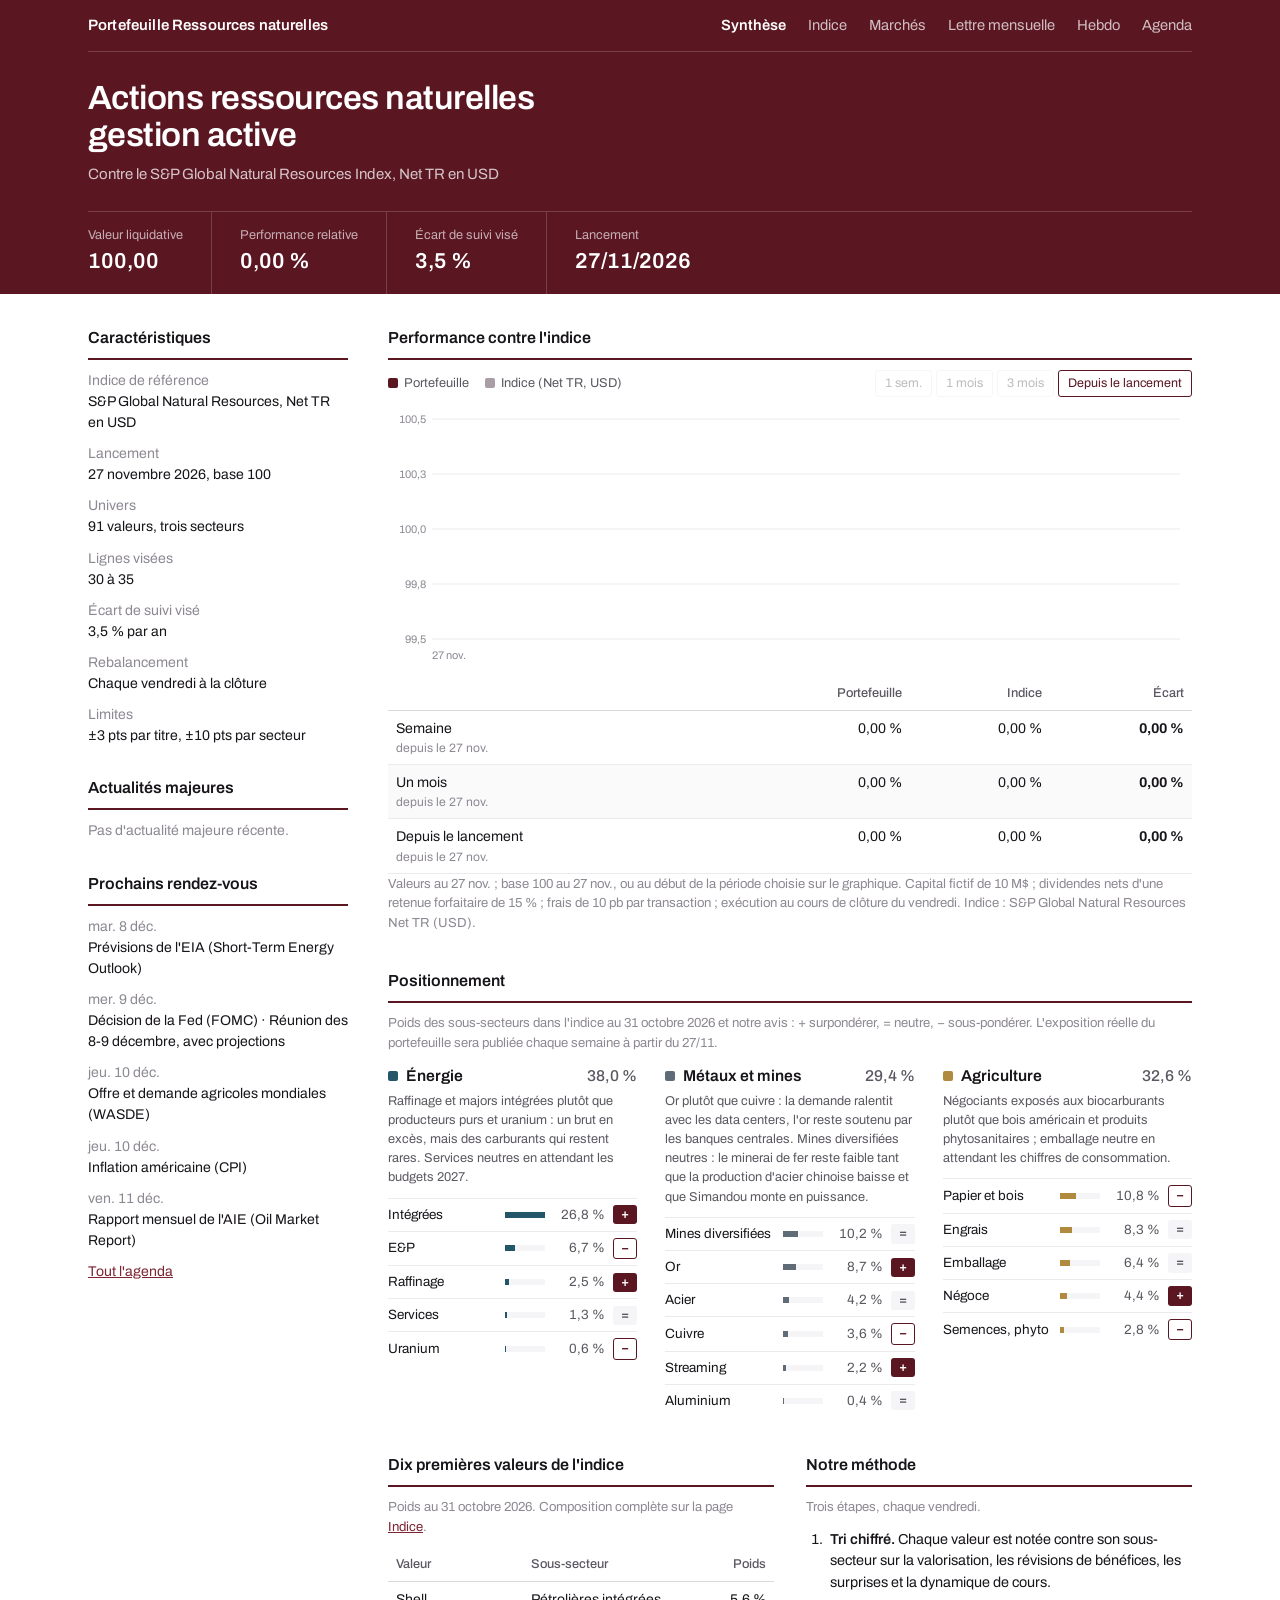
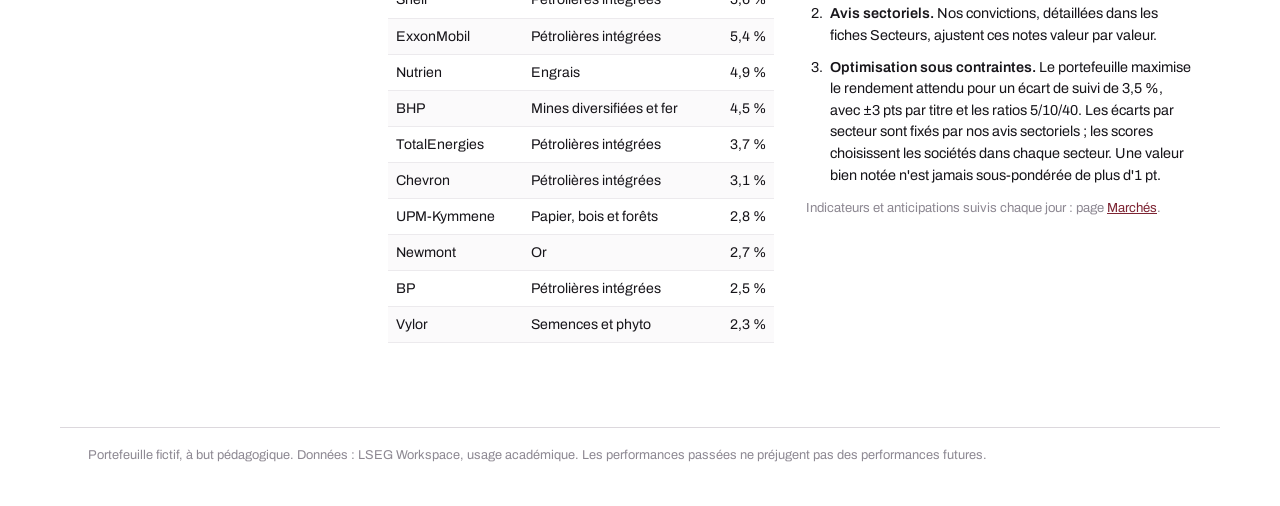
<file: docs/index.html>
<!DOCTYPE html>
<html lang="fr">
<head>
<meta charset="utf-8">
<meta name="viewport" content="width=device-width, initial-scale=1">
<title>Synthèse · Portefeuille Ressources naturelles</title>
<link rel="icon" href="data:,">
<link rel="stylesheet" href="assets/style.css">
</head>
<body>
<header class="bande"><div class="wrap">
<div class="haut"><a class="marque" href="index.html">Portefeuille Ressources naturelles</a><nav><a href="index.html" aria-current="page">Synthèse</a><a href="indice.html">Indice</a><a href="marches.html">Marchés</a><a href="lettres.html">Lettre mensuelle</a><a href="hebdo.html">Hebdo</a><a href="agenda.html">Agenda</a></nav></div>
<div class="titre"><h1>Actions ressources naturelles<br>gestion active</h1><p>Contre le S&amp;P Global Natural Resources Index, Net TR en USD</p></div>
<div class="chiffres">
 <div><small>Valeur liquidative</small><strong id="b-vl">100,00</strong></div>
 <div><small>Performance relative</small><strong id="b-rel">—</strong></div>
 <div><small>Écart de suivi visé</small><strong>3,5 %</strong></div>
 <div><small>Lancement</small><strong>27/11/2026</strong></div>
</div>
</div></header>

<main class="wrap corps">
<aside>
 <h2>Caractéristiques</h2>
 <dl>
  <dt>Indice de référence</dt><dd>S&amp;P Global Natural Resources, Net TR en USD</dd>
  <dt>Lancement</dt><dd>27 novembre 2026, base 100</dd>
  <dt>Univers</dt><dd><span id="nb">—</span> valeurs, trois secteurs</dd>
  <dt>Lignes visées</dt><dd>30 à 35</dd>
  <dt>Écart de suivi visé</dt><dd>3,5 % par an</dd>
  <dt>Rebalancement</dt><dd>Chaque vendredi à la clôture</dd>
  <dt>Limites</dt><dd>±3 pts par titre, ±10 pts par secteur</dd>
 </dl>
 <h2>Actualités majeures</h2>
 <dl id="actus-synthese"></dl>
 <h2>Prochains rendez-vous</h2>
 <dl id="rdv"></dl>
</aside>

<div>
 <section class="card">
  <h2>Performance contre l'indice</h2>
  <div id="performance"><div class="placeholder">Base 100 au 27/11/2026. La courbe apparaîtra après le premier rebalancement.</div></div>
 </section>

 <section class="card">
  <h2>Positionnement</h2>
  <p class="note">Poids des sous-secteurs dans l'indice au <span data-date></span> et notre avis : + surpondérer, = neutre, − sous-pondérer. L'exposition réelle du portefeuille sera publiée chaque semaine à partir du 27/11.</p>
  <div class="positionnement" id="positionnement"></div>
 </section>

 <div class="grid2">
  <section class="card">
   <h2>Dix premières valeurs de l'indice</h2>
   <p class="note">Poids au <span data-date></span>. Composition complète sur la page <a href="indice.html">Indice</a>.</p>
   <table><thead><tr><th>Valeur</th><th>Sous-secteur</th><th class="num">Poids</th></tr></thead><tbody id="t-top"></tbody></table>
  </section>
  <section class="card">
   <h2>Notre méthode</h2>
   <p class="note">Trois étapes, chaque vendredi.</p>
   <ol class="etapes">
    <li><b>Tri chiffré.</b> Chaque valeur est notée contre son sous-secteur sur la valorisation, les révisions de bénéfices, les surprises et la dynamique de cours.</li>
    <li><b>Avis sectoriels.</b> Nos convictions, détaillées dans les fiches Secteurs, ajustent ces notes valeur par valeur.</li>
    <li><b>Optimisation sous contraintes.</b> Le portefeuille maximise le rendement attendu pour un écart de suivi de 3,5 %, avec ±3 pts par titre et les ratios 5/10/40. Les écarts par secteur sont fixés par nos avis sectoriels ; les scores choisissent les sociétés dans chaque secteur. Une valeur bien notée n'est jamais sous-pondérée de plus d'1 pt.</li>
   </ol>
   <p class="note">Indicateurs et anticipations suivis chaque jour : page <a href="marches.html">Marchés</a>.</p>
  </section>
 </div>
</div>
</main>
<footer>Portefeuille fictif, à but pédagogique. Données : LSEG Workspace, usage académique. Les performances passées ne préjugent pas des performances futures.</footer>
<script src="assets/agenda-donnees.js"></script>
<script src="assets/positionnement.js"></script>
<script src="assets/performance.js"></script>
<script src="assets/actualites.js"></script>
</body>
</html>
</file>
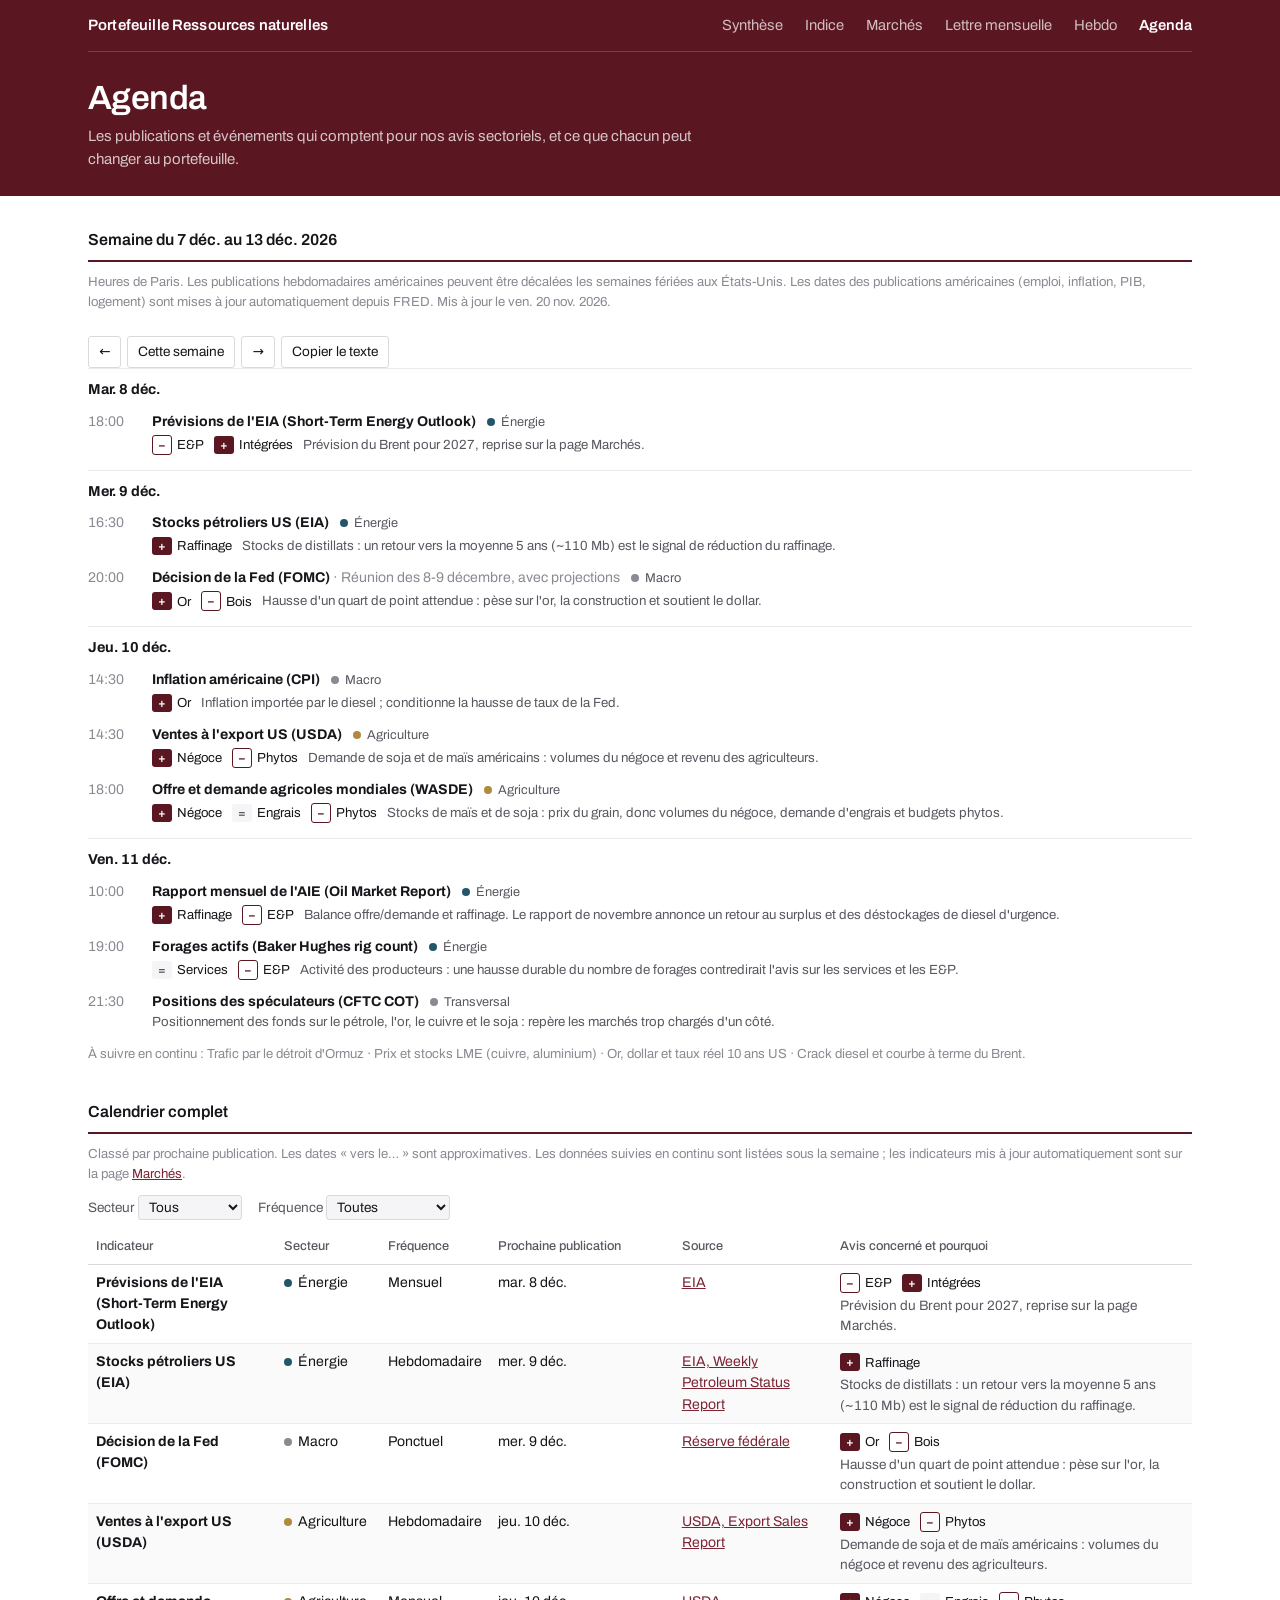
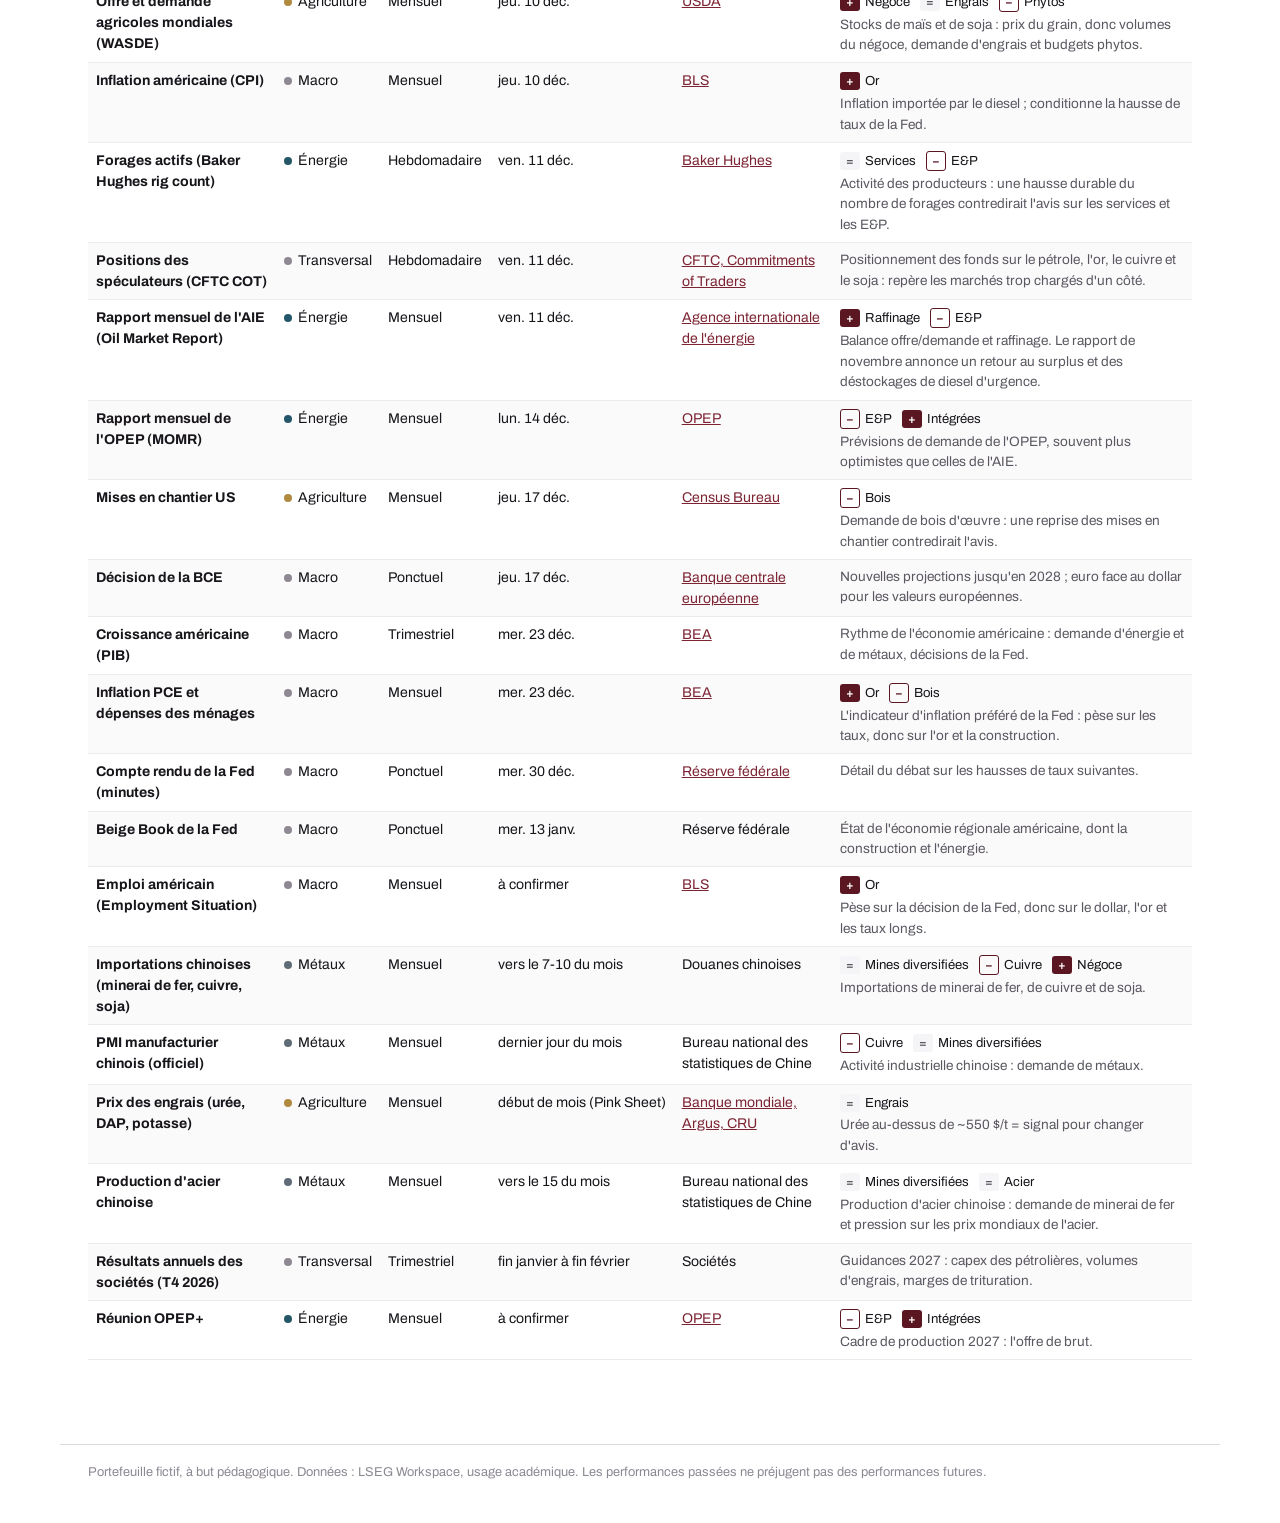
<file: docs/agenda.html>
<!DOCTYPE html>
<html lang="fr">
<head>
<meta charset="utf-8">
<meta name="viewport" content="width=device-width, initial-scale=1">
<title>Agenda · Portefeuille Ressources naturelles</title>
<link rel="icon" href="data:,">
<link rel="stylesheet" href="assets/style.css">
</head>
<body>
<header class="bande"><div class="wrap">
<div class="haut"><a class="marque" href="index.html">Portefeuille Ressources naturelles</a><nav><a href="index.html">Synthèse</a><a href="indice.html">Indice</a><a href="marches.html">Marchés</a><a href="lettres.html">Lettre mensuelle</a><a href="hebdo.html">Hebdo</a><a href="agenda.html" aria-current="page">Agenda</a></nav></div>
<div class="titre"><h1>Agenda</h1><p>Les publications et événements qui comptent pour nos avis sectoriels, et ce que chacun peut changer au portefeuille.</p></div>
</div></header>
<main class="wrap">

<section class="card">
  <div class="semaine-tete">
    <div>
      <h2 id="titre-semaine">La semaine</h2>
      <p class="note" id="note-agenda"></p>
    </div>
    <div class="semaine-boutons">
      <button type="button" id="prec" aria-label="Semaine précédente">←</button>
      <button type="button" id="auj">Cette semaine</button>
      <button type="button" id="suiv" aria-label="Semaine suivante">→</button>
      <button type="button" id="copier">Copier le texte</button>
    </div>
  </div>
  <div id="semaine"></div>
  <p class="note" id="quotidien"></p>
</section>

<section class="card">
  <h2>Calendrier complet</h2>
  <p class="note">Classé par prochaine publication. Les dates « vers le… » sont approximatives. Les données suivies en continu sont listées sous la semaine ; les indicateurs mis à jour automatiquement sont sur la page <a href="marches.html">Marchés</a>.</p>
  <div class="filtres">
    <label>Secteur <select id="f-secteur"><option value="">Tous</option></select></label>
    <label>Fréquence <select id="f-freq"><option value="">Toutes</option></select></label>
  </div>
  <div class="table-defile">
    <table>
      <thead><tr><th>Indicateur</th><th>Secteur</th><th>Fréquence</th><th>Prochaine publication</th><th>Source</th><th>Avis concerné et pourquoi</th></tr></thead>
      <tbody id="table-agenda"></tbody>
    </table>
  </div>
</section>
</main>
<footer>Portefeuille fictif, à but pédagogique. Données : LSEG Workspace, usage académique. Les performances passées ne préjugent pas des performances futures.</footer>
<script src="assets/agenda-donnees.js"></script>
<script src="assets/agenda.js"></script>
</body>
</html>
</file>
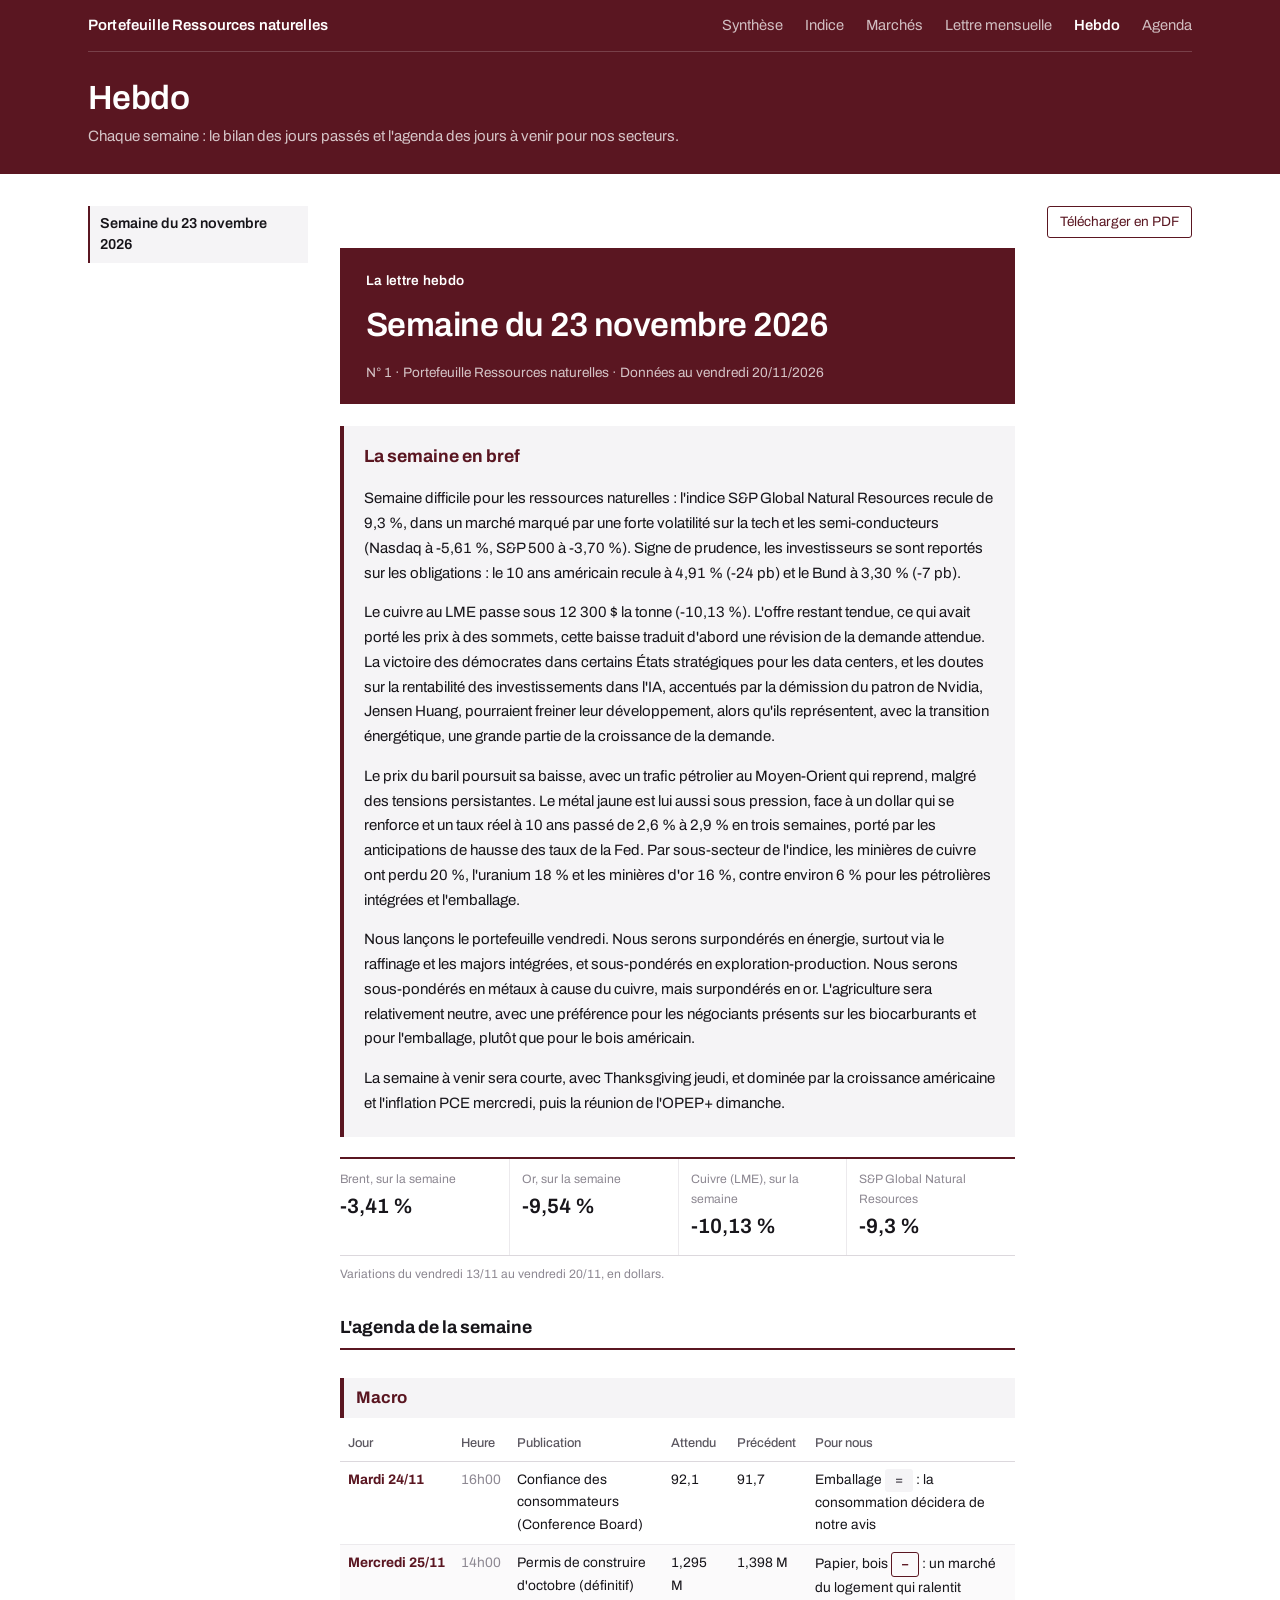
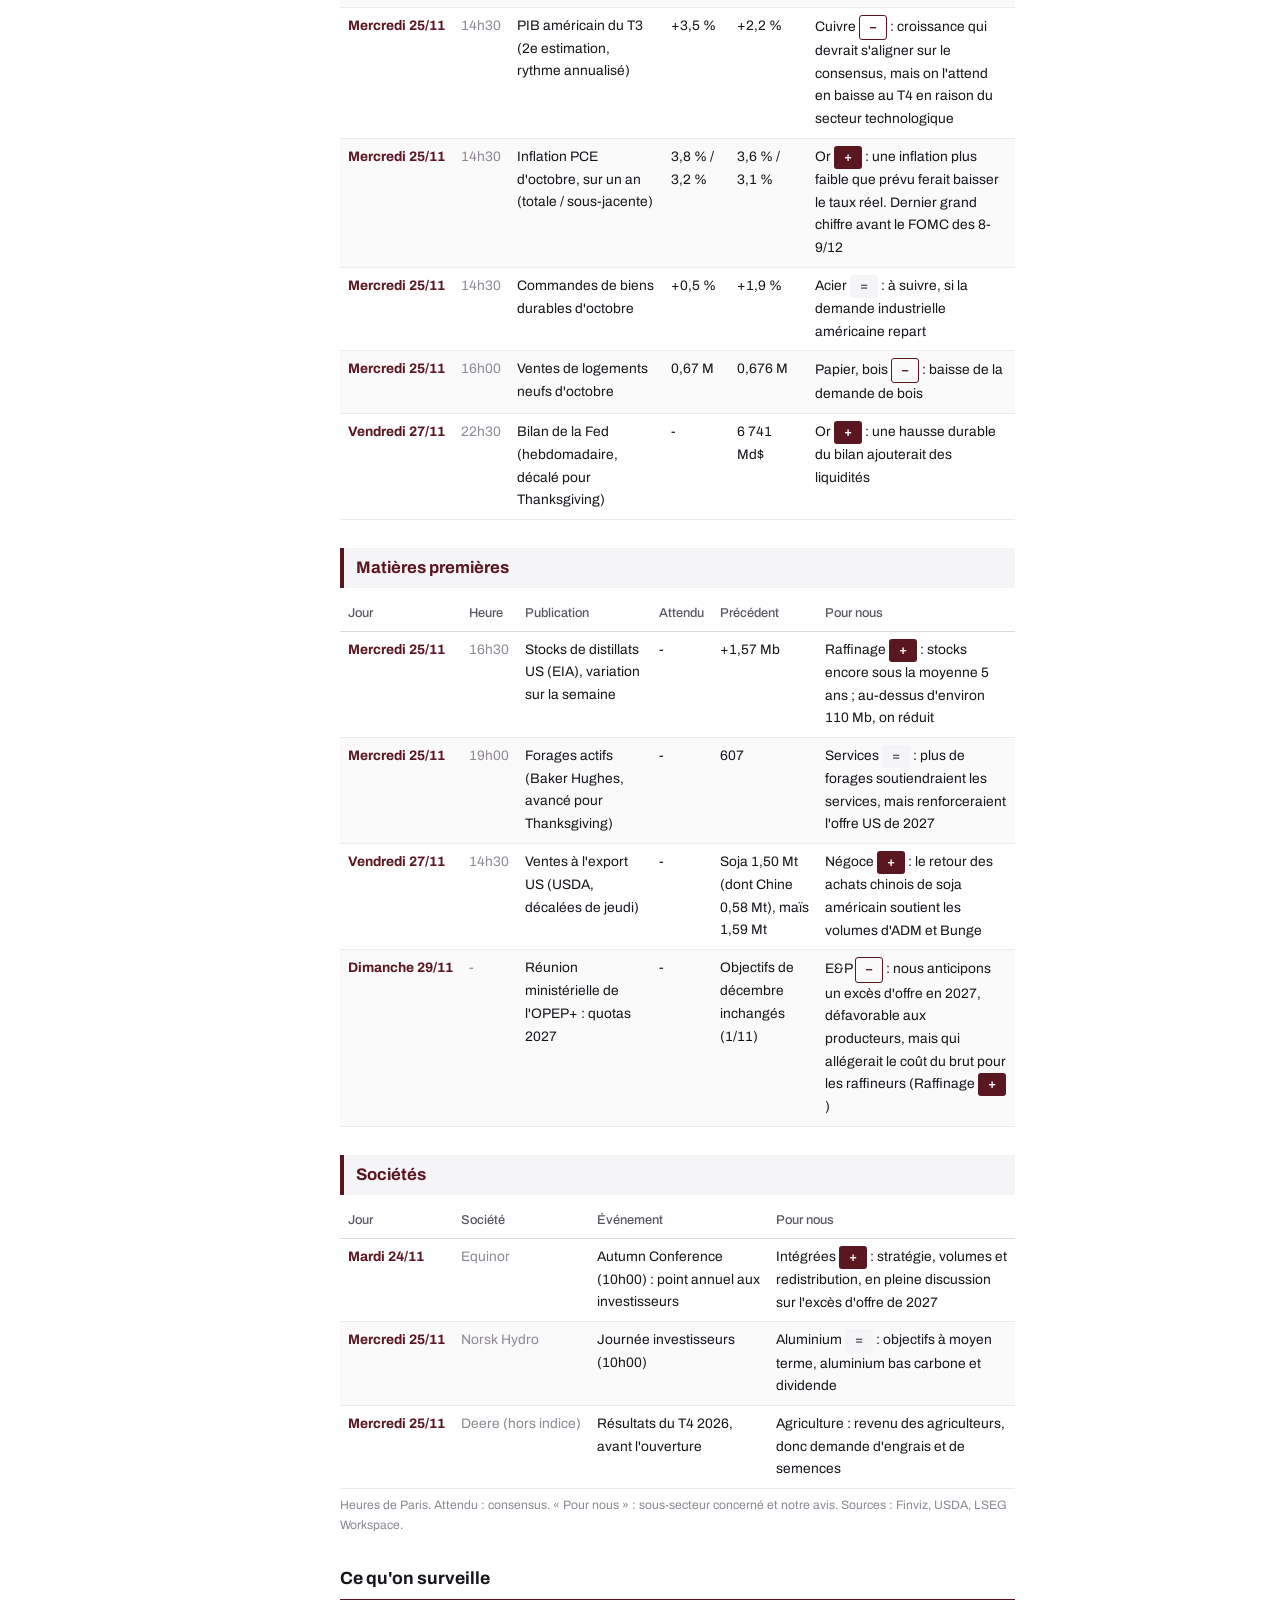
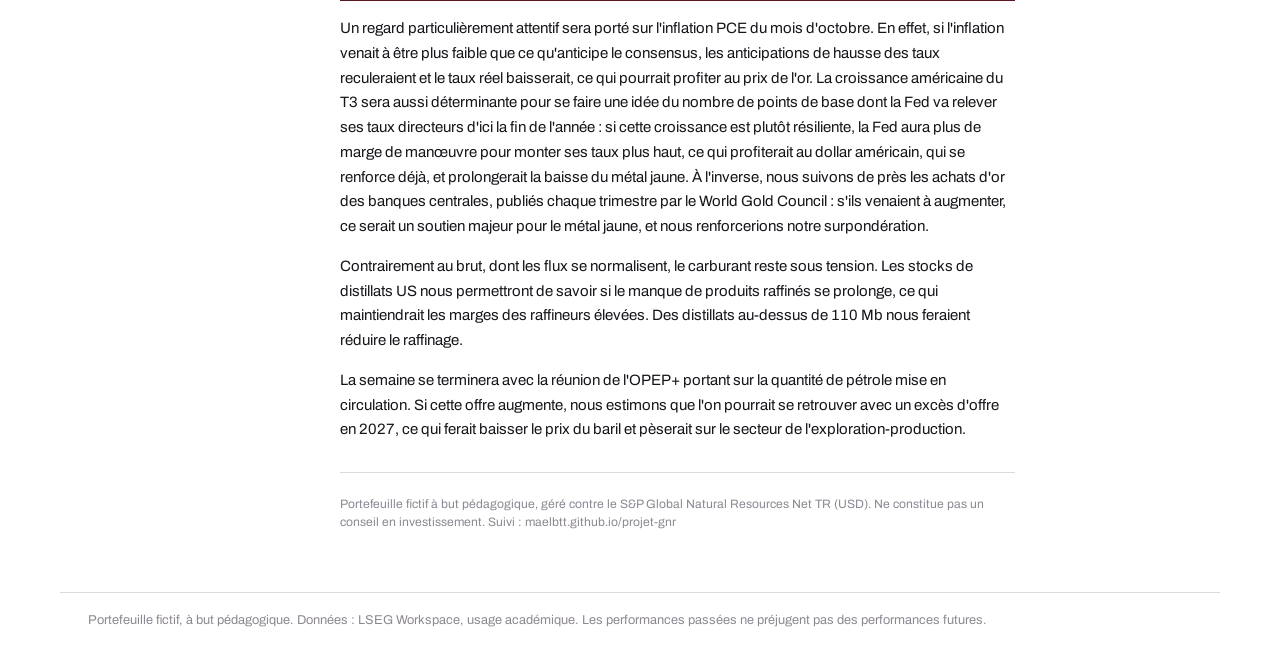
<file: docs/hebdo.html>
<!DOCTYPE html>
<html lang="fr">
<head>
<meta charset="utf-8">
<meta name="viewport" content="width=device-width, initial-scale=1">
<title>Hebdo · Portefeuille Ressources naturelles</title>
<link rel="icon" href="data:,">
<link rel="stylesheet" href="assets/style.css">
</head>
<body data-rubrique="hebdo">
<header class="bande"><div class="wrap">
<div class="haut"><a class="marque" href="index.html">Portefeuille Ressources naturelles</a><nav><a href="index.html">Synthèse</a><a href="indice.html">Indice</a><a href="marches.html">Marchés</a><a href="lettres.html">Lettre mensuelle</a><a href="hebdo.html" aria-current="page">Hebdo</a><a href="agenda.html">Agenda</a></nav></div>
<div class="titre"><h1>Hebdo</h1><p>Chaque semaine : le bilan des jours passés et l'agenda des jours à venir pour nos secteurs.</p></div>
</div></header>
<main class="wrap">
<div class="layout">
 <div class="liste" id="liste"></div>
 <div>
  <div class="lettre-outils"><a class="bouton" id="lien-pdf" href="#" hidden download>Télécharger en PDF</a></div>
  <article class="md" id="article"></article>
 </div>
</div>
</main>
<footer>Portefeuille fictif, à but pédagogique. Données : LSEG Workspace, usage académique. Les performances passées ne préjugent pas des performances futures.</footer>
<script src="assets/marked.min.js"></script>
<script src="assets/contenu.js"></script>
</body>
</html>
</file>
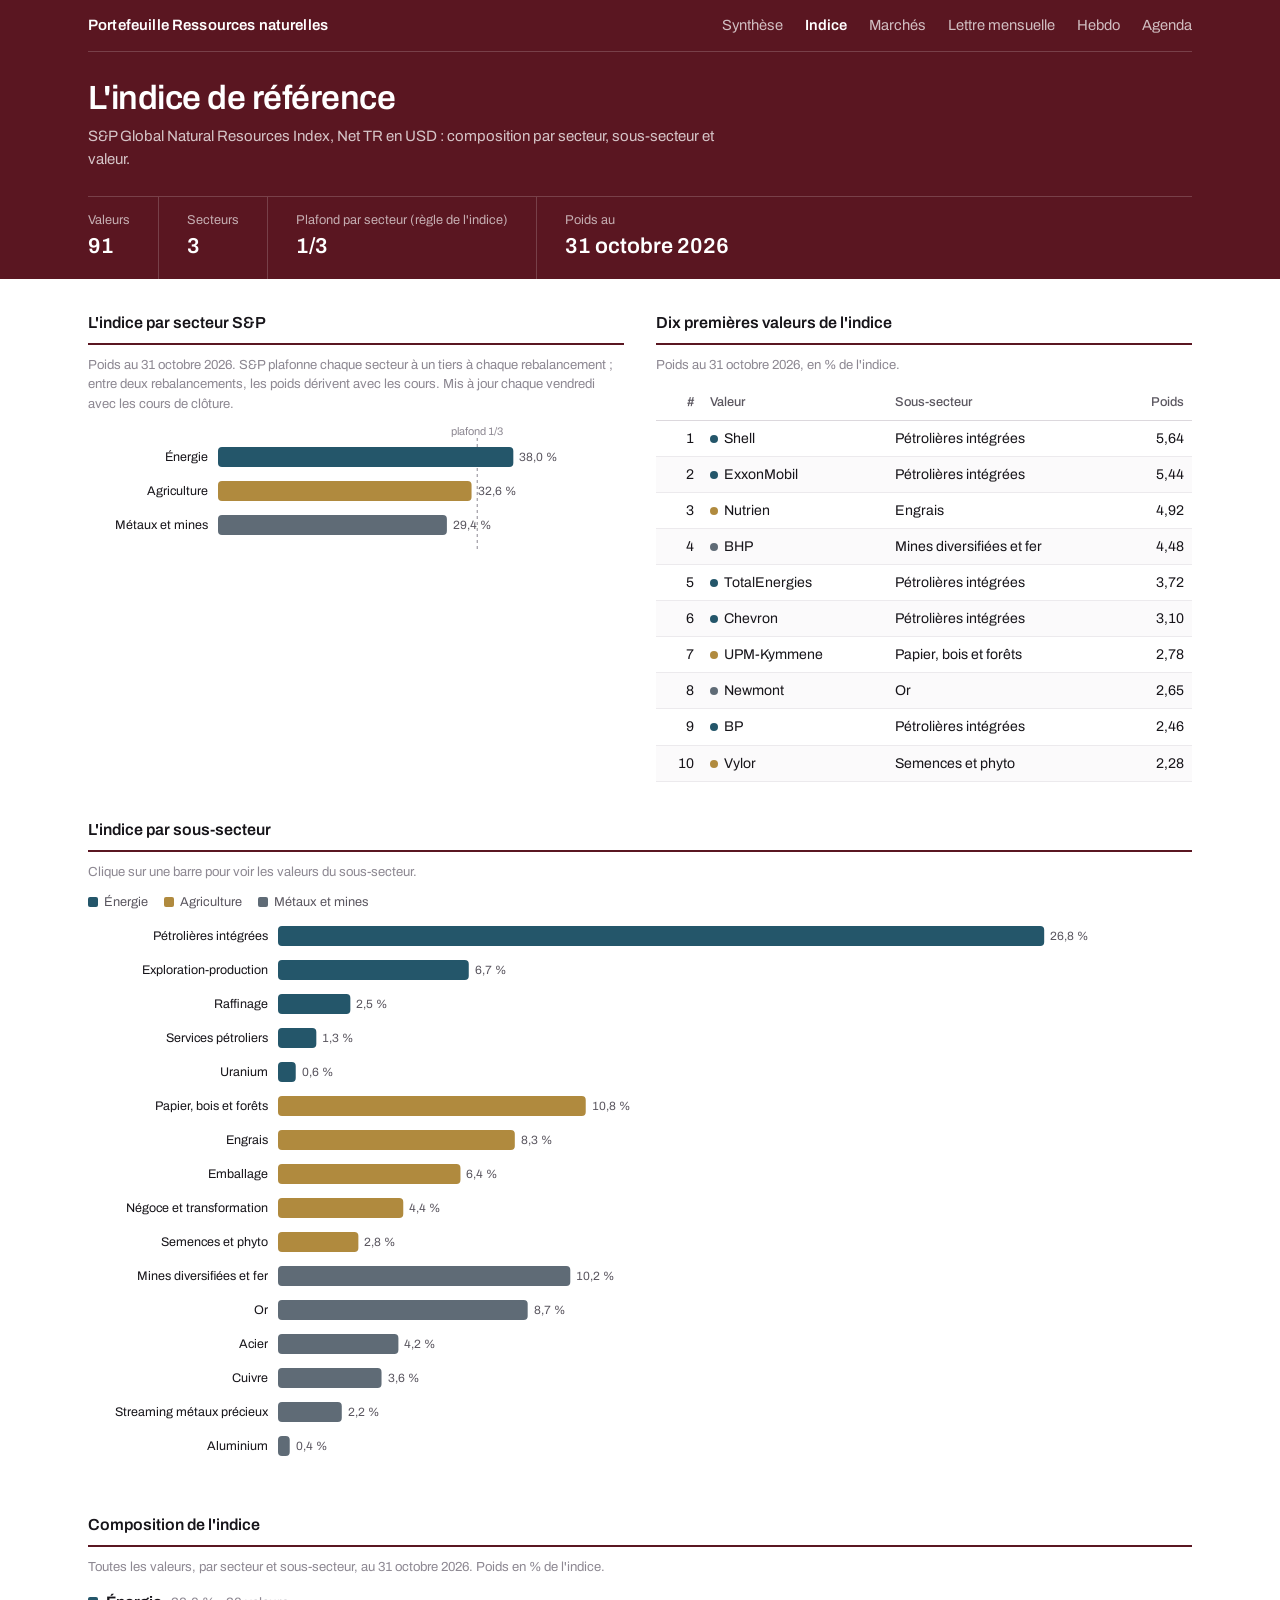
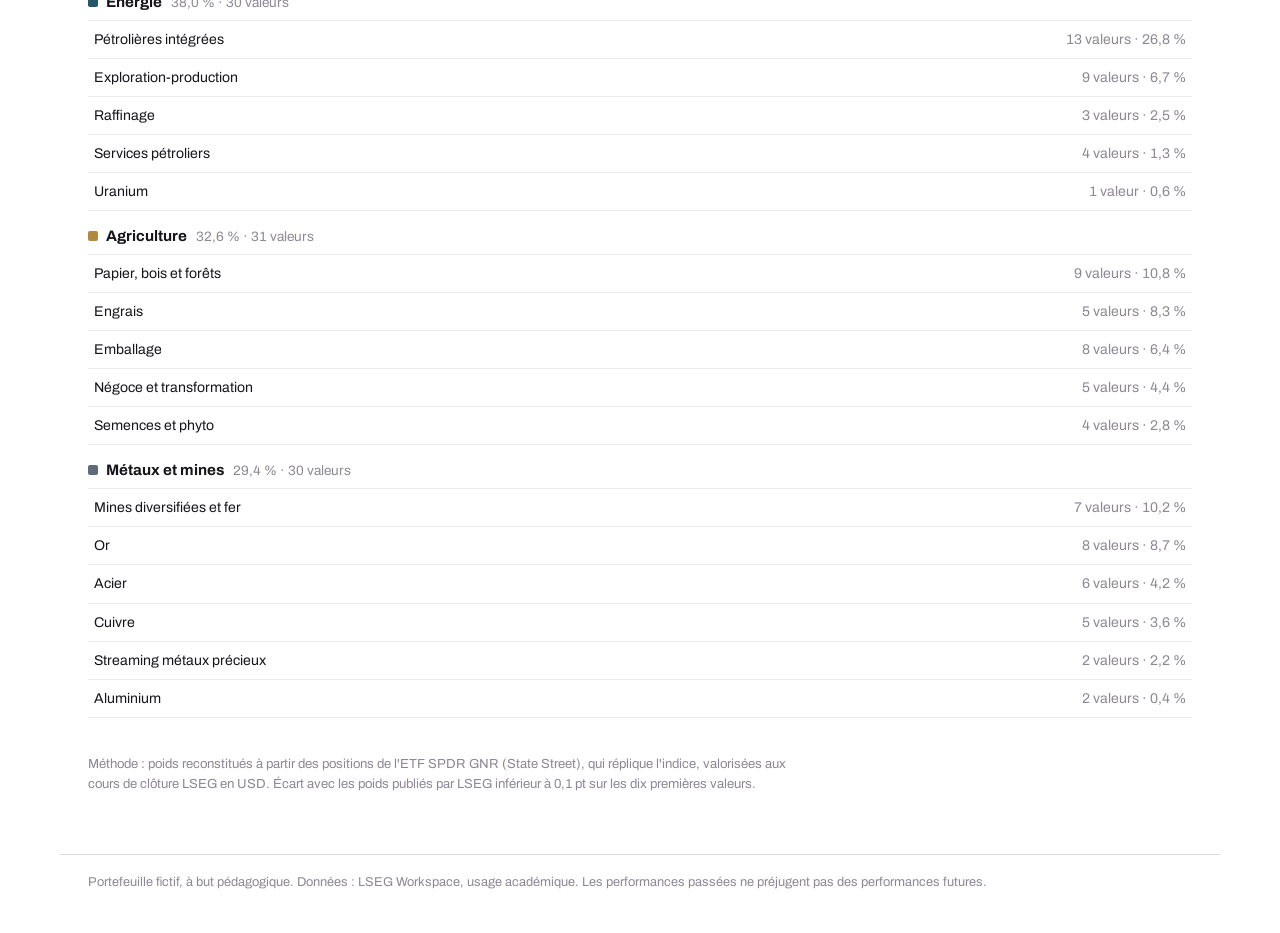
<file: docs/indice.html>
<!DOCTYPE html>
<html lang="fr">
<head>
<meta charset="utf-8">
<meta name="viewport" content="width=device-width, initial-scale=1">
<title>Indice · Portefeuille Ressources naturelles</title>
<link rel="icon" href="data:,">
<link rel="stylesheet" href="assets/style.css">
</head>
<body>
<header class="bande"><div class="wrap">
<div class="haut"><a class="marque" href="index.html">Portefeuille Ressources naturelles</a><nav><a href="index.html">Synthèse</a><a href="indice.html" aria-current="page">Indice</a><a href="marches.html">Marchés</a><a href="lettres.html">Lettre mensuelle</a><a href="hebdo.html">Hebdo</a><a href="agenda.html">Agenda</a></nav></div>
<div class="titre"><h1>L'indice de référence</h1><p>S&amp;P Global Natural Resources Index, Net TR en USD : composition par secteur, sous-secteur et valeur.</p></div>
<div class="chiffres">
 <div><small>Valeurs</small><strong id="nb">—</strong></div>
 <div><small>Secteurs</small><strong>3</strong></div>
 <div><small>Plafond par secteur (règle de l'indice)</small><strong>1/3</strong></div>
 <div><small>Poids au</small><strong data-date>—</strong></div>
</div>
</div></header>
<main class="wrap">
<div class="grid2">
 <section class="card">
  <h2>L'indice par secteur S&amp;P</h2>
  <p class="note">Poids au <span data-date></span>. S&amp;P plafonne chaque secteur à un tiers à chaque rebalancement ; entre deux rebalancements, les poids dérivent avec les cours. Mis à jour chaque vendredi avec les cours de clôture.</p>
  <div id="g-secteurs"></div>
 </section>
  <section class="card">
   <h2>Dix premières valeurs de l'indice</h2>
   <p class="note">Poids au <span data-date></span>, en % de l'indice.</p>
   <table><thead><tr><th class="num">#</th><th>Valeur</th><th>Sous-secteur</th><th class="num">Poids</th></tr></thead><tbody id="t-top"></tbody></table>
  </section>
</div>
 <section class="card">
  <h2>L'indice par sous-secteur</h2>
  <p class="note">Clique sur une barre pour voir les valeurs du sous-secteur.</p>
  <div class="legend" id="l-sous"></div>
  <div id="g-sous"></div>
 </section>
 <section class="card" id="composition">
  <h2>Composition de l'indice</h2>
  <p class="note">Toutes les valeurs, par secteur et sous-secteur, au <span data-date></span>. Poids en % de l'indice.</p>
  <div id="c-secteurs"></div>
 </section>
<p class="note">Méthode : poids reconstitués à partir des positions de l'ETF SPDR GNR (State Street), qui réplique l'indice, valorisées aux cours de clôture LSEG en USD. Écart avec les poids publiés par LSEG inférieur à 0,1 pt sur les dix premières valeurs.</p>
</main>
<footer>Portefeuille fictif, à but pédagogique. Données : LSEG Workspace, usage académique. Les performances passées ne préjugent pas des performances futures.</footer>
<script src="assets/synthese.js"></script>
</body>
</html>
</file>
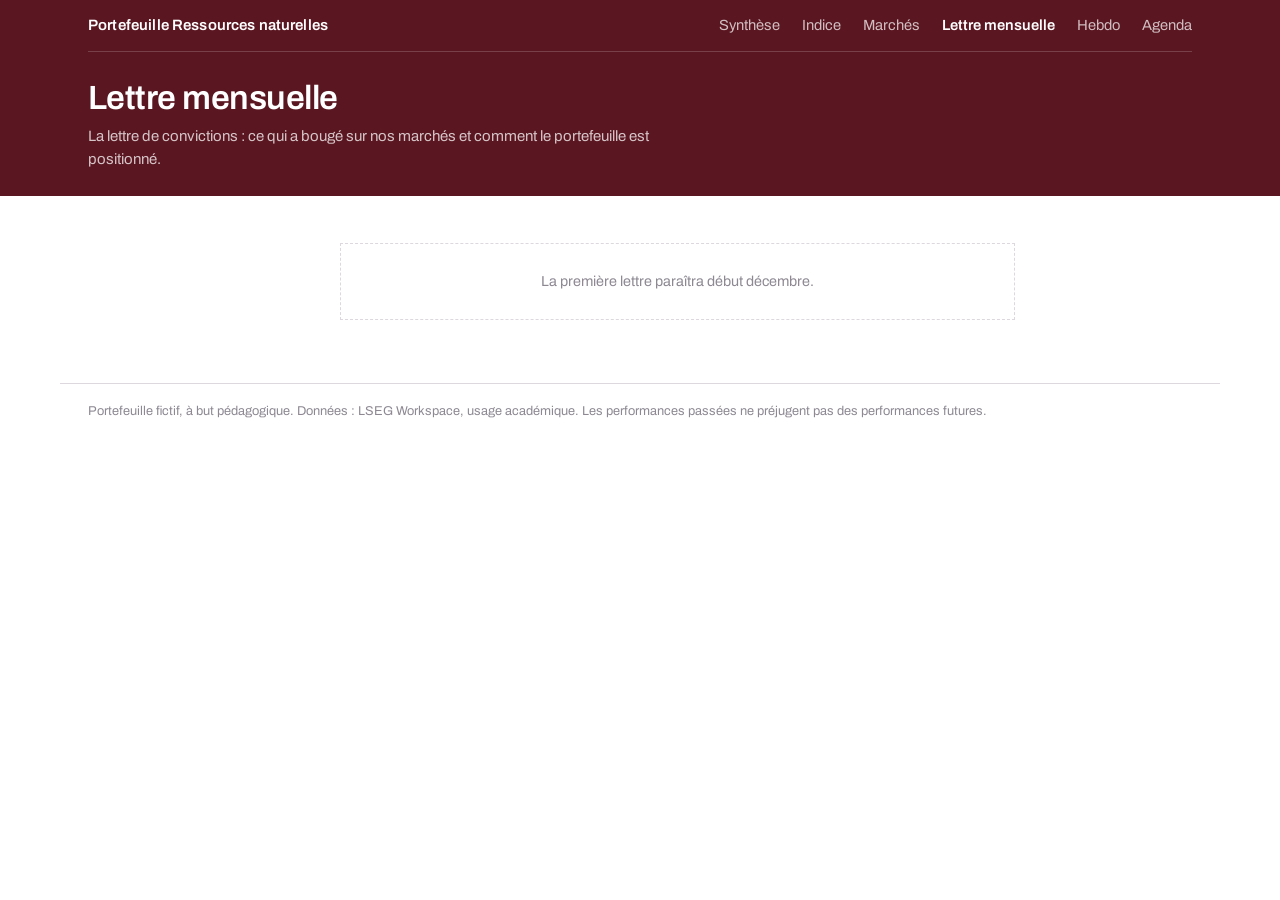
<file: docs/lettres.html>
<!DOCTYPE html>
<html lang="fr">
<head>
<meta charset="utf-8">
<meta name="viewport" content="width=device-width, initial-scale=1">
<title>Lettre mensuelle · Portefeuille Ressources naturelles</title>
<link rel="icon" href="data:,">
<link rel="stylesheet" href="assets/style.css">
</head>
<body data-rubrique="lettres">
<header class="bande"><div class="wrap">
<div class="haut"><a class="marque" href="index.html">Portefeuille Ressources naturelles</a><nav><a href="index.html">Synthèse</a><a href="indice.html">Indice</a><a href="marches.html">Marchés</a><a href="lettres.html" aria-current="page">Lettre mensuelle</a><a href="hebdo.html">Hebdo</a><a href="agenda.html">Agenda</a></nav></div>
<div class="titre"><h1>Lettre mensuelle</h1><p>La lettre de convictions : ce qui a bougé sur nos marchés et comment le portefeuille est positionné.</p></div>
</div></header>
<main class="wrap">
<div class="layout">
 <div class="liste" id="liste"></div>
 <div>
  <div class="lettre-outils"><a class="bouton" id="lien-pdf" href="#" hidden download>Télécharger en PDF</a></div>
  <article class="md" id="article"></article>
 </div>
</div>
</main>
<footer>Portefeuille fictif, à but pédagogique. Données : LSEG Workspace, usage académique. Les performances passées ne préjugent pas des performances futures.</footer>
<script src="assets/marked.min.js"></script>
<script src="assets/contenu.js"></script>
</body>
</html>
</file>
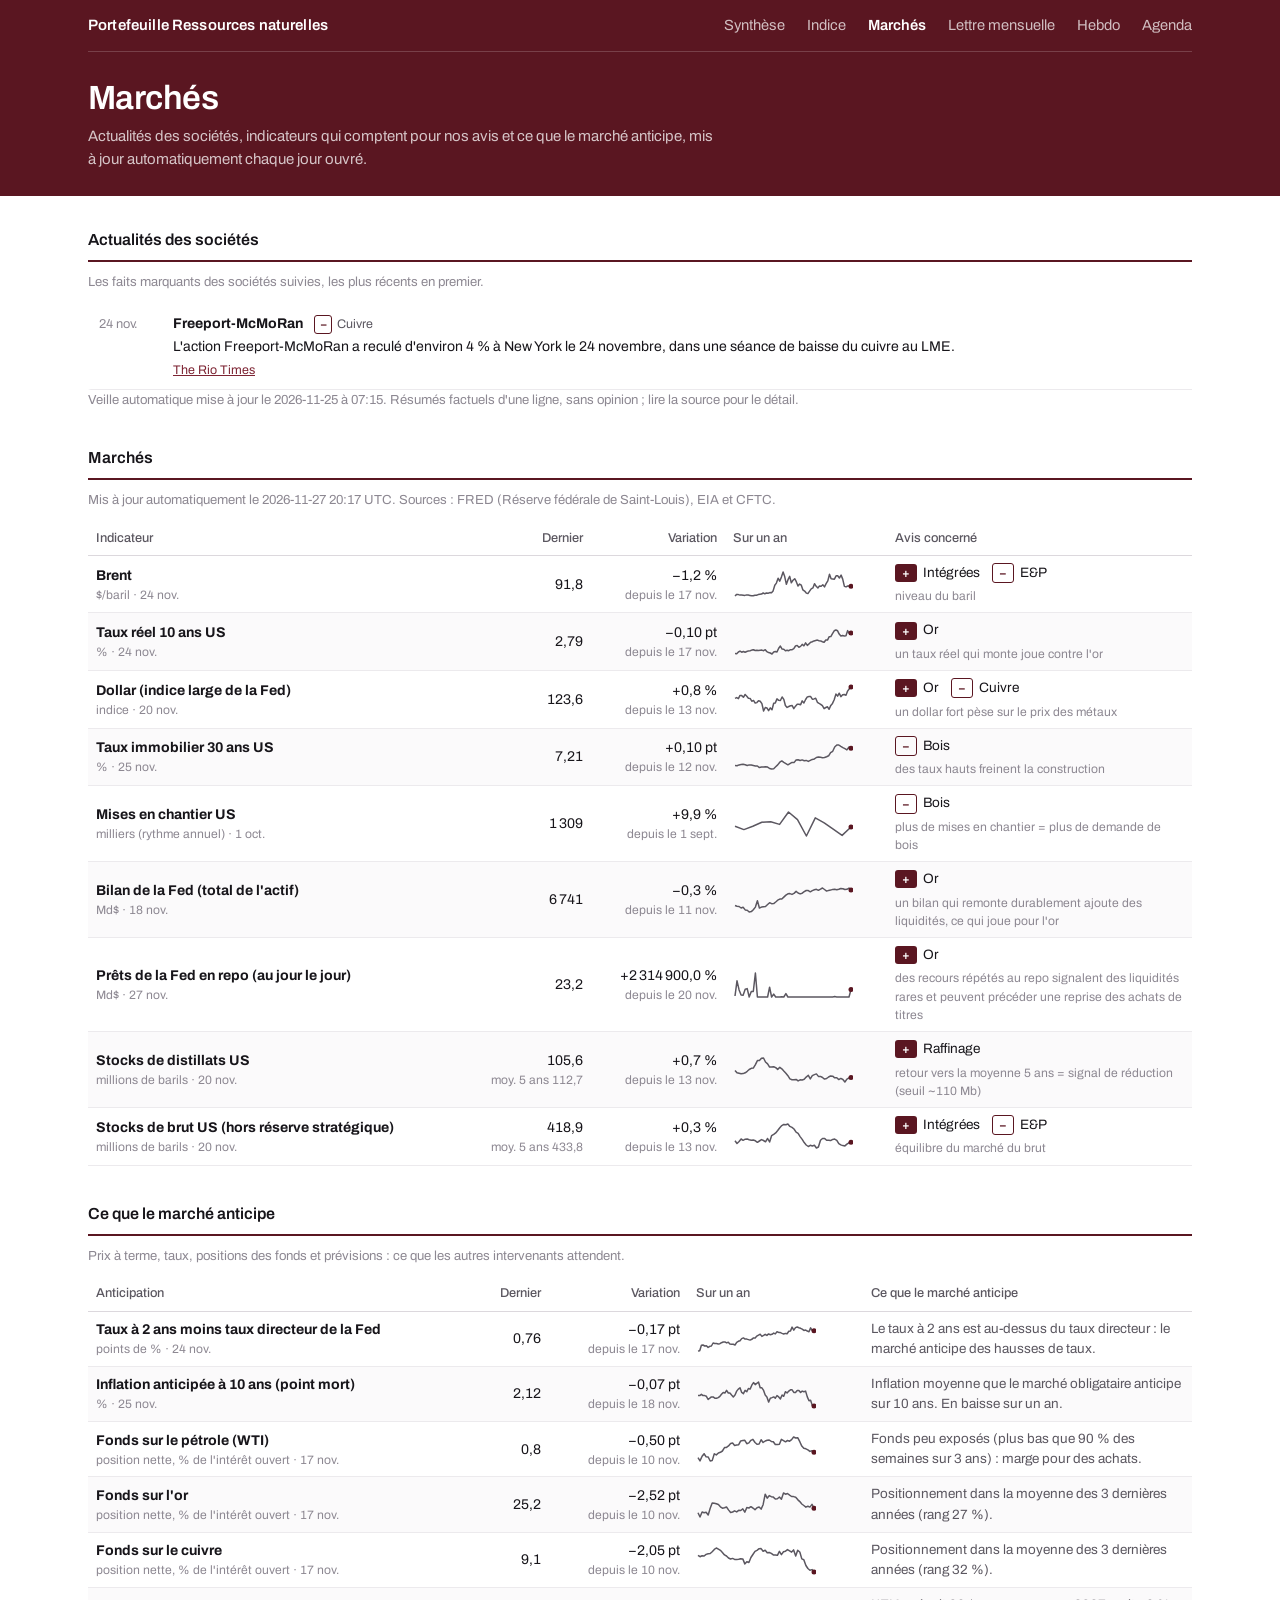
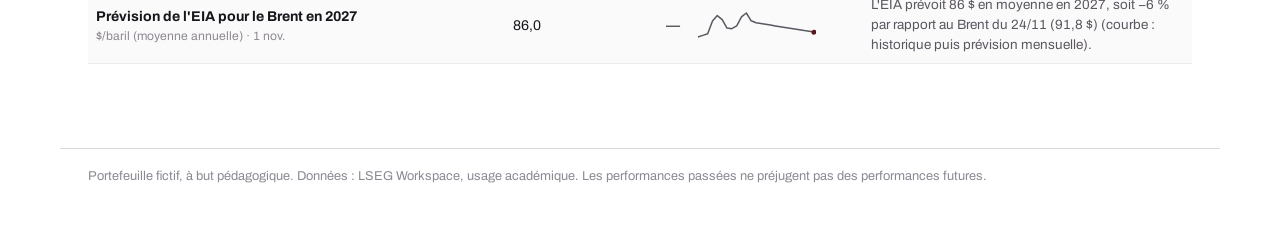
<file: docs/marches.html>
<!DOCTYPE html>
<html lang="fr">
<head>
<meta charset="utf-8">
<meta name="viewport" content="width=device-width, initial-scale=1">
<title>Marchés · Portefeuille Ressources naturelles</title>
<link rel="icon" href="data:,">
<link rel="stylesheet" href="assets/style.css">
</head>
<body>
<header class="bande"><div class="wrap">
<div class="haut"><a class="marque" href="index.html">Portefeuille Ressources naturelles</a><nav><a href="index.html">Synthèse</a><a href="indice.html">Indice</a><a href="marches.html" aria-current="page">Marchés</a><a href="lettres.html">Lettre mensuelle</a><a href="hebdo.html">Hebdo</a><a href="agenda.html">Agenda</a></nav></div>
<div class="titre"><h1>Marchés</h1><p>Actualités des sociétés, indicateurs qui comptent pour nos avis et ce que le marché anticipe, mis à jour automatiquement chaque jour ouvré.</p></div>
</div></header>
<main class="wrap">
<section class="card">
  <h2 id="actualites-titre">Actualités des sociétés</h2>
  <p class="note">Les faits marquants des sociétés suivies, les plus récents en premier.</p>
  <div id="actualites"></div>
</section>

<section class="card">
 <h2>Marchés</h2>
 <p class="note" id="marches-maj">Les indicateurs qui comptent pour nos avis.</p>
 <div id="marches"></div>
</section>

<section class="card">
 <h2>Ce que le marché anticipe</h2>
 <p class="note">Prix à terme, taux, positions des fonds et prévisions : ce que les autres intervenants attendent.</p>
 <div id="anticipations"></div>
</section>

</main>
<footer>Portefeuille fictif, à but pédagogique. Données : LSEG Workspace, usage académique. Les performances passées ne préjugent pas des performances futures.</footer>
<script src="assets/marches.js"></script>
<script src="assets/actualites.js"></script>
</body>
</html>
</file>
<file: docs/assets/style.css>
/* Charte « fiche fonds » : bandeau bordeaux, Archivo, tableaux denses. */
@font-face { font-family: Archivo; src: url(fonts/archivo-latin-400-normal.woff2) format("woff2"); font-weight: 400; font-display: swap; }
@font-face { font-family: Archivo; src: url(fonts/archivo-latin-500-normal.woff2) format("woff2"); font-weight: 500; font-display: swap; }
@font-face { font-family: Archivo; src: url(fonts/archivo-latin-600-normal.woff2) format("woff2"); font-weight: 600; font-display: swap; }
@font-face { font-family: Archivo; src: url(fonts/archivo-latin-700-normal.woff2) format("woff2"); font-weight: 700; font-display: swap; }

:root {
  color-scheme: light;
  --bordeaux: #5A1621;
  --bordeaux-2: #7D2433;
  --surface-0: #F5F4F6;   /* fonds de groupes, zébrures */
  --surface-1: #FFFFFF;
  --border: #DCD8DD;
  --grid: #ECEAED;
  --text-primary: #17151A;
  --text-secondary: #5B5760;
  --text-muted: #8D8892;
  --series-1: #24566A;  /* Énergie : bleu pétrole */
  --series-2: #B08A3E;  /* Agriculture : ocre blé */
  --series-3: #5F6B76;  /* Métaux et mines : gris minerai */
  --accent: #7D2433;
}

* { box-sizing: border-box; }
body {
  margin: 0;
  font: 15px/1.5 Archivo, system-ui, -apple-system, "Segoe UI", sans-serif;
  font-variant-numeric: tabular-nums;
  background: var(--surface-1);
  color: var(--text-primary);
}
a { color: var(--accent); }
:focus-visible { outline: 2px solid var(--bordeaux-2); outline-offset: 2px; }

.wrap { max-width: 1160px; margin: 0 auto; padding: 0 28px; }

/* Bandeau */
header.bande { background: var(--bordeaux); color: #fff; }
.haut { display: flex; justify-content: space-between; align-items: center; gap: 12px 28px; flex-wrap: wrap;
  padding: 14px 0; border-bottom: 1px solid rgb(255 255 255 / .18); }
.marque { color: #fff; text-decoration: none; font-weight: 600; letter-spacing: .01em; }
nav { display: flex; gap: 22px; font-size: .92rem; overflow-x: auto; scrollbar-width: none; }
nav a { color: rgb(255 255 255 / .72); text-decoration: none; white-space: nowrap; }
nav a:hover { color: #fff; }
nav a[aria-current="page"] { color: #fff; font-weight: 600; }
.titre { padding: 28px 0 26px; }
.titre h1 { font-size: 2.1rem; font-weight: 600; line-height: 1.12; margin: 0; letter-spacing: -.015em; }
.titre p { margin: 8px 0 0; color: rgb(255 255 255 / .75); max-width: 70ch; }
.chiffres { display: grid; grid-template-columns: repeat(4, auto); justify-content: start; border-top: 1px solid rgb(255 255 255 / .18); }
.chiffres div { padding: 14px 28px 16px 0; margin-right: 28px; border-right: 1px solid rgb(255 255 255 / .18); }
.chiffres div:last-child { border-right: 0; }
.chiffres small { display: block; color: rgb(255 255 255 / .65); font-size: .8rem; }
.chiffres strong { font-size: 1.35rem; font-weight: 600; }
@media (max-width: 760px) {
  .chiffres { grid-template-columns: 1fr 1fr; }
  .chiffres div { margin-right: 0; padding-left: 0; border-right: 0; border-bottom: 1px solid rgb(255 255 255 / .18); }
  .titre h1 { font-size: 1.7rem; }
}

main.wrap { padding-top: 32px; padding-bottom: 24px; }
.intro { color: var(--text-secondary); max-width: 70ch; margin: 0 0 24px; }

/* Synthèse : colonne de caractéristiques + contenu */
.corps { display: grid; grid-template-columns: 260px minmax(0, 1fr); gap: 40px; }
@media (max-width: 880px) { .corps { grid-template-columns: 1fr; } }
aside dl { margin: 0 0 30px; font-size: .88rem; }
aside dt { color: var(--text-muted); margin-top: 10px; }
aside dd { margin: 0; }
aside p { font-size: .85rem; color: var(--text-secondary); }

/* Sections : titre souligné de bordeaux, pas de cartes */
.card { margin-bottom: 36px; }
.card h2, aside h2 { font-size: 1rem; font-weight: 600; margin: 0 0 10px; padding-bottom: 8px; border-bottom: 2px solid var(--bordeaux); }
.card .note { font-size: .82rem; color: var(--text-muted); margin: 0 0 12px; }
.grid2 { display: grid; grid-template-columns: 1fr 1fr; gap: 32px; align-items: start; }
@media (max-width: 800px) { .grid2 { grid-template-columns: 1fr; } }

.legend { display: flex; gap: 16px; flex-wrap: wrap; font-size: .8rem; color: var(--text-secondary); margin: 0 0 10px; }
.legend i { display: inline-block; width: 10px; height: 10px; border-radius: 2px; margin-right: 6px; vertical-align: -1px; }

svg text { font-family: inherit; }
.tooltip {
  position: fixed; pointer-events: none; z-index: 10; display: none;
  background: var(--surface-1); color: var(--text-primary);
  border: 1px solid var(--border); border-radius: 4px; padding: 8px 10px;
  font-size: .8rem; box-shadow: 0 4px 14px rgb(0 0 0 / .12); max-width: 240px;
}

table { width: 100%; border-collapse: collapse; font-size: .88rem; }
th { text-align: left; font-weight: 500; color: var(--text-secondary); font-size: .8rem; padding: 7px 8px; border-bottom: 1px solid var(--border); }
td { padding: 7px 8px; border-bottom: 1px solid var(--grid); vertical-align: top; }
tbody tr:nth-child(even) td { background: #FBFAFB; }
td.num, th.num { text-align: right; }
tr.grp td { background: var(--surface-0) !important; font-weight: 600; font-size: .84rem; }
.dot { display: inline-block; width: 8px; height: 8px; border-radius: 50%; margin-right: 6px; }

/* Avis : pastilles + / = / − (jamais de rouge pour une sous-pondération) */
.tag { display: inline-block; min-width: 28px; text-align: center; font-weight: 700; font-size: .8rem; padding: 1px 6px; border-radius: 3px; }
.tag.p { background: var(--bordeaux); color: #fff; }
.tag.z { background: var(--surface-0); color: var(--text-secondary); }
.tag.m { border: 1px solid var(--bordeaux); color: var(--bordeaux); }

/* Écart par secteur */
.pos { display: grid; grid-template-columns: 150px 1fr 70px; align-items: center; gap: 12px; padding: 9px 0; border-bottom: 1px solid var(--grid); font-size: .9rem; }
.pos .axe { position: relative; height: 22px; background: linear-gradient(var(--border), var(--border)) center / 1px 100% no-repeat; }
.pos .axe i { position: absolute; top: 5px; height: 12px; background: var(--bordeaux-2); }
.pos .axe i.neg { background: #A99DA6; }
.pos .val { text-align: right; font-weight: 600; }
.pos-these { font-size: .82rem; color: var(--text-secondary); grid-column: 1 / -1; margin-top: -4px; }

details { margin-top: 10px; font-size: .88rem; }
summary { cursor: pointer; color: var(--text-secondary); }

/* Composition de l'indice */
.bloc-secteur { margin-bottom: 14px; }
.bloc-secteur h3 { font-size: .95rem; margin: 14px 0 6px; }
.bloc-secteur h3 i { display: inline-block; width: 10px; height: 10px; border-radius: 2px; margin-right: 8px; }
.bloc-secteur h3 span { font-weight: 400; color: var(--text-muted); font-size: .85rem; margin-left: 6px; }
.bloc-secteur details { margin: 0; border-top: 1px solid var(--grid); transition: background .4s; }
.bloc-secteur details:last-child { border-bottom: 1px solid var(--grid); }
.bloc-secteur summary { display: flex; justify-content: space-between; padding: 8px 6px; color: var(--text-primary); }
.bloc-secteur summary:hover { background: var(--surface-0); }
.bloc-secteur .ss-info { color: var(--text-muted); }
.bloc-secteur table { margin: 2px 0 10px; }
.bloc-secteur details.surligne { background: var(--surface-0); }

.placeholder { border: 1px dashed var(--border); padding: 26px; text-align: center; color: var(--text-muted); font-size: .9rem; }

/* Pages de contenu (markdown) */
.layout { display: grid; grid-template-columns: 220px minmax(0, 1fr); gap: 32px; }
@media (max-width: 800px) { .layout { grid-template-columns: 1fr; } }
.liste a { display: block; padding: 7px 10px; text-decoration: none; color: var(--text-secondary); font-size: .9rem; border-left: 2px solid transparent; }
.liste a[aria-current="true"] { color: var(--text-primary); font-weight: 600; border-left-color: var(--bordeaux); background: var(--surface-0); }
article.md { max-width: 75ch; line-height: 1.65; }
article.md h1 { font-size: 1.6rem; font-weight: 600; margin-top: 0; letter-spacing: -.01em; }
article.md h2 { font-size: 1.1rem; margin-top: 1.8rem; padding-bottom: 6px; border-bottom: 2px solid var(--bordeaux); }

footer { border-top: 1px solid var(--border); color: var(--text-muted); font-size: .8rem; padding: 18px 28px 40px; max-width: 1160px; margin: 24px auto 0; }

/* Agenda */
.semaine-tete { display: flex; justify-content: space-between; align-items: flex-start; gap: 12px; flex-wrap: wrap; }
.semaine-boutons { display: flex; gap: 6px; flex-wrap: wrap; }
button {
  font: inherit; font-size: .85rem; cursor: pointer; padding: 5px 10px; border-radius: 3px;
  border: 1px solid var(--border); background: var(--surface-1); color: var(--text-primary);
}
button:hover { border-color: var(--text-muted); }
.jour { border-top: 1px solid var(--grid); padding: 8px 0; }
.jour h3 { font-size: .9rem; margin: 2px 0 6px; }
.jour h3::first-letter { text-transform: uppercase; }
.jour.aujourdhui h3::after { content: " · aujourd'hui"; color: var(--accent); font-weight: 400; }
.jour ul { list-style: none; margin: 0; padding: 0; }
.jour li { display: grid; grid-template-columns: 56px 1fr; gap: 8px; padding: 4px 0; font-size: .88rem; }
.jour .heure { color: var(--text-muted); font-variant-numeric: tabular-nums; }
.jour .secteur { font-size: .8rem; color: var(--text-secondary); margin-left: 8px; white-space: nowrap; }
.jour .pourquoi { display: block; color: var(--text-secondary); font-size: .83rem; }
.muted { color: var(--text-muted); }
.filtres { display: flex; gap: 16px; flex-wrap: wrap; margin-bottom: 10px; font-size: .85rem; color: var(--text-secondary); }
select { font: inherit; padding: 3px 6px; border-radius: 3px; border: 1px solid var(--border); background: var(--surface-0); color: var(--text-primary); }
.table-defile { overflow-x: auto; }
td { vertical-align: top; }
td.nowrap { white-space: nowrap; }
code { font-size: .78rem; color: var(--text-secondary); }
.grp-these { display: block; font-weight: 400; color: var(--text-secondary); font-size: .8rem; margin-top: 2px; }
.etapes { margin: 0 0 12px; padding-left: 20px; font-size: .9rem; }
.etapes li { margin-bottom: 10px; padding-left: 4px; }
.etapes b { font-weight: 600; }
main > p.note { font-size: .82rem; color: var(--text-muted); max-width: 90ch; }
table.marches td { vertical-align: middle; }
table.marches small { display: block; color: var(--text-muted); font-size: .76rem; font-weight: 400; }
table.marches .lien-avis { color: var(--text-secondary); font-size: .82rem; max-width: 32ch; }
table.marches svg { display: block; }
table.marches td.num small { white-space: nowrap; }
table.marches .avis-lie { display: inline-flex; align-items: center; gap: 6px; margin: 0 12px 4px 0; color: var(--text-primary); font-size: .85rem; white-space: nowrap; }
table.marches .avis-lie .tag { min-width: 22px; padding: 0 4px; }
table.marches .lecture { color: var(--text-secondary); font-size: .84rem; }

/* Synthèse : positionnement en trois colonnes */
.positionnement { display: grid; grid-template-columns: repeat(3, minmax(0, 1fr)); gap: 28px; }
@media (max-width: 900px) { .positionnement { grid-template-columns: 1fr; } }
.pos-secteur h3 { display: flex; align-items: center; gap: 8px; font-size: .98rem; font-weight: 600; margin: 0 0 4px; }
.pos-secteur h3 i { width: 10px; height: 10px; border-radius: 2px; }
.pos-secteur h3 span { margin-left: auto; font-weight: 500; color: var(--text-secondary); }
.pos-secteur > p { font-size: .8rem; color: var(--text-secondary); margin: 0 0 10px; min-height: 4.5em; }
.pos-secteur ul { list-style: none; margin: 0; padding: 0; }
.pos-secteur li { display: grid; grid-template-columns: minmax(0, 1fr) 40px 52px 24px; align-items: center; gap: 8px;
  padding: 6px 0; border-top: 1px solid var(--grid); font-size: .84rem; }
.pos-secteur .ss-nom { overflow: hidden; text-overflow: ellipsis; white-space: nowrap; }
.pos-secteur .ss-barre { height: 6px; background: var(--surface-0); position: relative; }
.pos-secteur .ss-barre i { position: absolute; inset: 0 auto 0 0; }
.pos-secteur .ss-poids { text-align: right; color: var(--text-secondary); white-space: nowrap; }
.pos-secteur .tag { min-width: 24px; padding: 0 4px; }
.perf-entete { display: flex; justify-content: space-between; align-items: center; gap: 12px; flex-wrap: wrap; margin: 0 0 10px; }
.perf-entete .legend { margin: 0; }
.periodes { display: flex; gap: 4px; }
.periodes button { font-family: inherit; font-size: .78rem; padding: 3px 9px; background: none; cursor: pointer; border: 1px solid var(--grid); border-radius: 3px; color: var(--text-secondary); }
.periodes button[aria-pressed="true"] { border-color: var(--bordeaux); color: var(--bordeaux); }
.periodes button:disabled { opacity: .4; cursor: default; }
#perf-graphe svg { display: block; max-width: 100%; }
table.perf-table { margin-top: 10px; }
table.perf-table small { display: block; color: var(--text-muted); font-size: .76rem; }
.avis-lie { display: inline-flex; align-items: center; gap: 5px; margin: 0 10px 3px 0; font-size: .82rem; color: var(--text-primary); white-space: nowrap; }
.avis-lie .tag { min-width: 20px; padding: 0 4px; font-size: .75rem; }
.pourquoi-t { display: block; color: var(--text-secondary); font-size: .85rem; }
.jour .pourquoi .avis-lie { margin-top: 3px; }

/* Actualités */
ul.actus { list-style: none; margin: 0; padding: 0; }
.actu { display: grid; grid-template-columns: 64px 1fr; gap: 10px; padding: 9px 0 9px 8px; border-left: 3px solid transparent; border-bottom: 1px solid var(--grid); font-size: .88rem; }
.actu.forte { border-left-color: var(--bordeaux); }
.actu-date { color: var(--text-muted); font-size: .8rem; padding-top: 2px; }
.actu-ss { display: inline-flex; align-items: center; gap: 5px; margin-left: 8px; font-size: .78rem; color: var(--text-secondary); }
.actu-ss .tag { min-width: 18px; padding: 0 3px; font-size: .72rem; }
.actu-titre { display: block; margin: 2px 0; }
.actu a { font-size: .78rem; }

/* ---------- Lettre mensuelle ---------- */
article.md .lettre-couverture { background: var(--bordeaux); color: #fff; padding: 22px 26px 20px; margin: 0 0 22px; }
article.md .lettre-couverture p { margin: 0; color: rgb(255 255 255 / .75); font-size: .85rem; }
article.md .lettre-couverture p:first-child { color: #fff; font-weight: 600; letter-spacing: .02em; }
article.md .lettre-couverture h1 { color: #fff; font-size: 2.1rem; margin: 6px 0 8px; letter-spacing: -.015em; }
article.md .essentiel { border-left: 4px solid var(--bordeaux); background: var(--surface-0); padding: 4px 20px 6px; margin: 0 0 20px; }
article.md .essentiel h2 { border: 0; margin-top: 12px; padding: 0; color: var(--bordeaux); }
article.md .chiffres-mois { display: grid; grid-template-columns: repeat(4, 1fr); border-top: 2px solid var(--bordeaux); border-bottom: 1px solid var(--border); margin: 0 0 8px; }
article.md .chiffres-mois > div { padding: 10px 12px 12px 0; }
article.md .chiffres-mois > div + div { padding-left: 12px; border-left: 1px solid var(--grid); }
article.md .chiffres-mois small { display: block; color: var(--text-muted); font-size: .76rem; }
article.md .chiffres-mois strong { font-size: 1.3rem; font-weight: 600; }
article.md .encadres { display: grid; grid-template-columns: repeat(3, 1fr); gap: 14px; }
article.md .encadre { border: 1px solid var(--border); border-top: 3px solid var(--bordeaux); padding: 2px 14px 10px; font-size: .9rem; }
article.md .encadre h3 { font-size: .98rem; margin: 12px 0 6px; }
article.md .chiffre-cle { margin: 0 0 8px; font-size: 1.5rem; font-weight: 600; color: var(--bordeaux); line-height: 1.2; }
article.md .chiffre-cle span { display: block; font-size: .76rem; font-weight: 400; color: var(--text-muted); }
article.md .source, article.md .legende { font-size: .76rem; color: var(--text-muted); margin: 6px 0 0; }
article.md table { margin: 8px 0 4px; }
body[data-rubrique="lettres"] article.md table td:nth-child(2), body[data-rubrique="lettres"] article.md table td:nth-child(3), body[data-rubrique="lettres"] article.md table th:nth-child(2), body[data-rubrique="lettres"] article.md table th:nth-child(3) { text-align: center; width: 64px; }
article.md table strong { color: var(--bordeaux); }
.chg { font-size: .8rem; font-weight: 700; }
.chg.hausse { color: var(--bordeaux); }
.chg.baisse { color: var(--text-primary); }
.chg.stable { color: var(--text-muted); }
article.md .focus { background: var(--surface-0); padding: 2px 22px 10px; margin: 26px 0; }
article.md .focus h2 { margin-top: 16px; }
article.md .mentions { border-top: 1px solid var(--border); margin-top: 30px; padding-top: 10px; font-size: .76rem; color: var(--text-muted); line-height: 1.5; }
.lettre-outils { display: flex; justify-content: flex-end; gap: 8px; margin: 0 0 10px; }
@media (max-width: 760px) {
  article.md .encadres { grid-template-columns: 1fr; }
  article.md .chiffres-mois { grid-template-columns: 1fr 1fr; }
}

/* Impression / PDF : A4, sans menu ni pied de page du site */
@page { size: A4; margin: 14mm 14mm 16mm; }
@media print {
  * { -webkit-print-color-adjust: exact; print-color-adjust: exact; }
  body { font-size: 10pt; }
  header.bande, footer, .liste, .lettre-outils, nav { display: none !important; }
  main.wrap { padding: 0; max-width: none; }
  .layout { display: block; }
  article.md { max-width: none; }
  article.md h2 { break-after: avoid; }
  article.md .encadre, article.md table tr, article.md .chiffres-mois, article.md .essentiel { break-inside: avoid; }
  article.md .focus { break-before: page; }
  a { color: inherit; text-decoration: none; }
}
body[data-rubrique="lettres"] article.md table tr:has(td strong) td { background: var(--surface-0); }
a.bouton, button.bouton { font-family: inherit; background: none; cursor: pointer; font-size: .85rem; padding: 5px 12px; border-radius: 3px; border: 1px solid var(--bordeaux); color: var(--bordeaux); text-decoration: none; }
a.bouton:hover, button.bouton:hover { background: var(--bordeaux); color: #fff; }
body[data-rubrique="hebdo"] article.md table { font-size: .86rem; }
body[data-rubrique="hebdo"] article.md table td:first-child { white-space: nowrap; }
body[data-rubrique="hebdo"] article.md table td:nth-child(2) { white-space: nowrap; color: var(--text-muted); }
body[data-rubrique="hebdo"] article.md h3 { color: var(--bordeaux); background: var(--surface-0); border-left: 4px solid var(--bordeaux); padding: 6px 12px; margin: 28px 0 8px; font-size: 1.05rem; }
</file>
